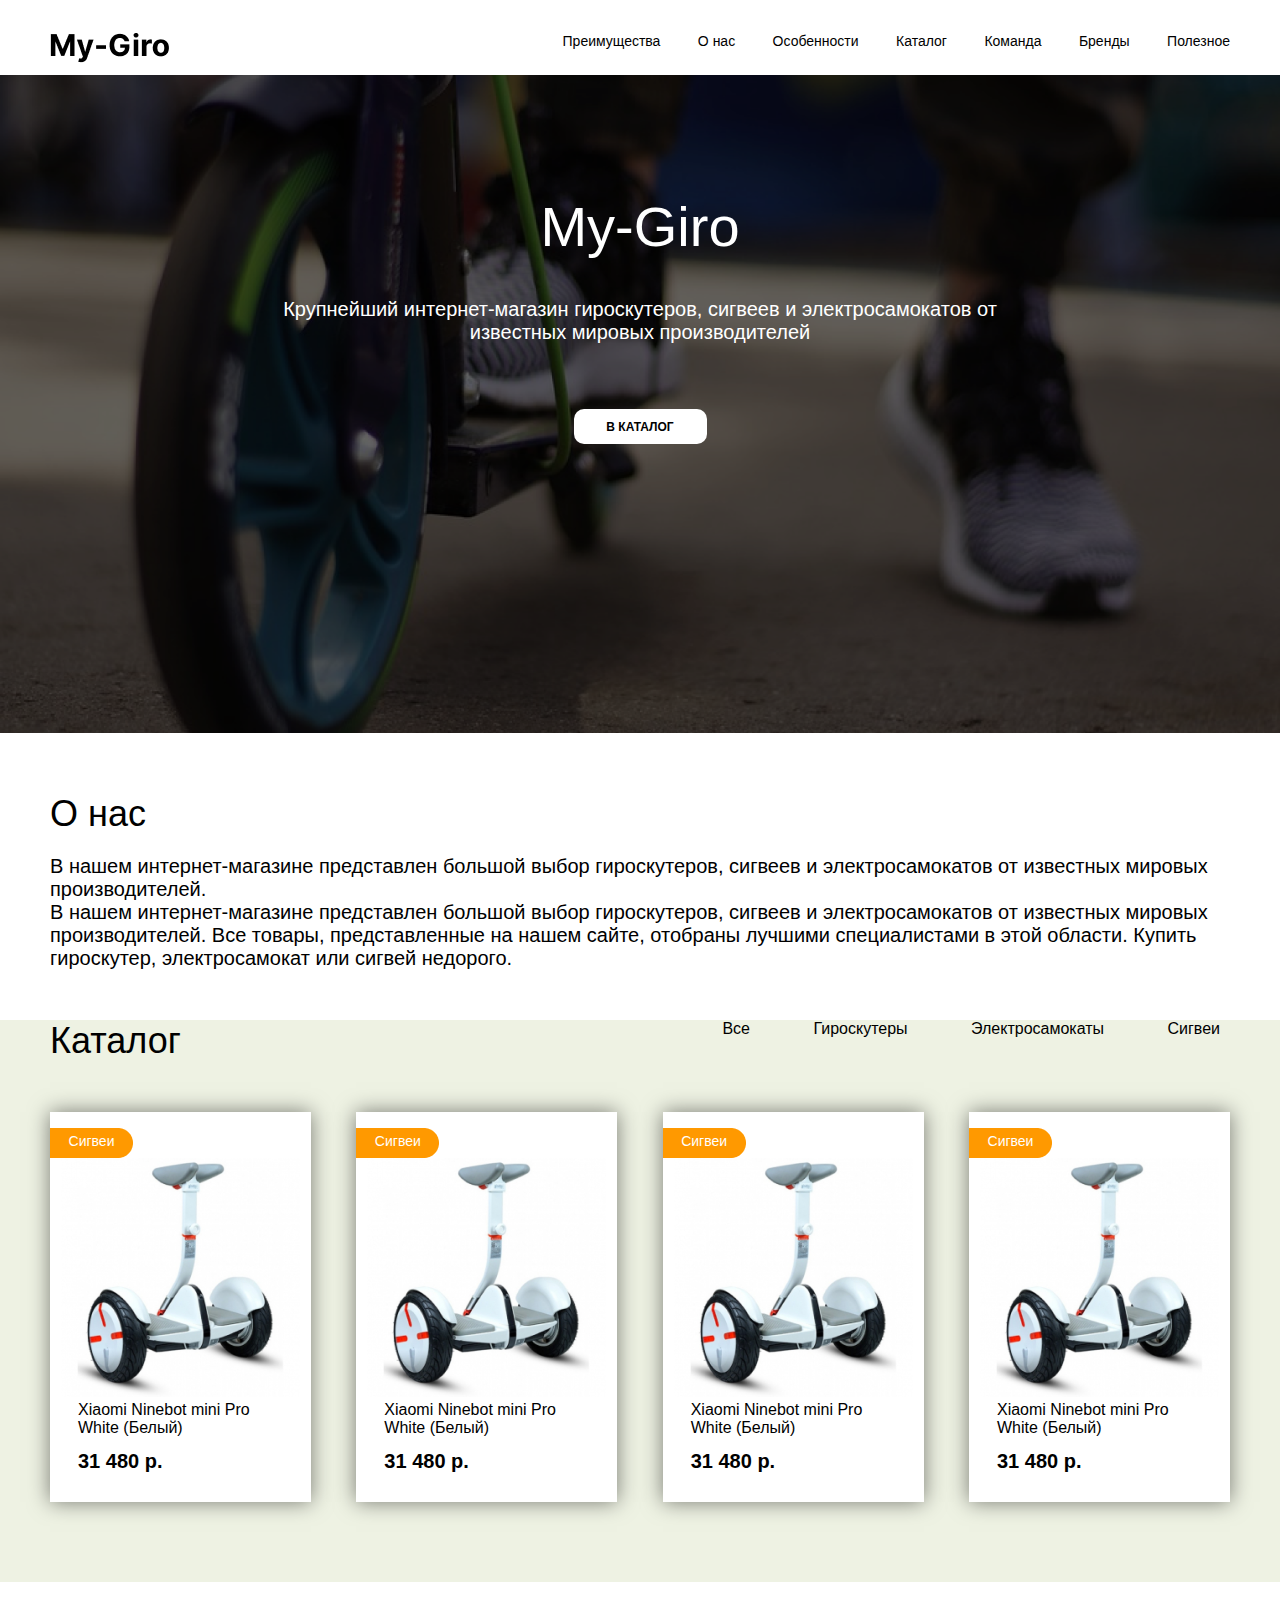
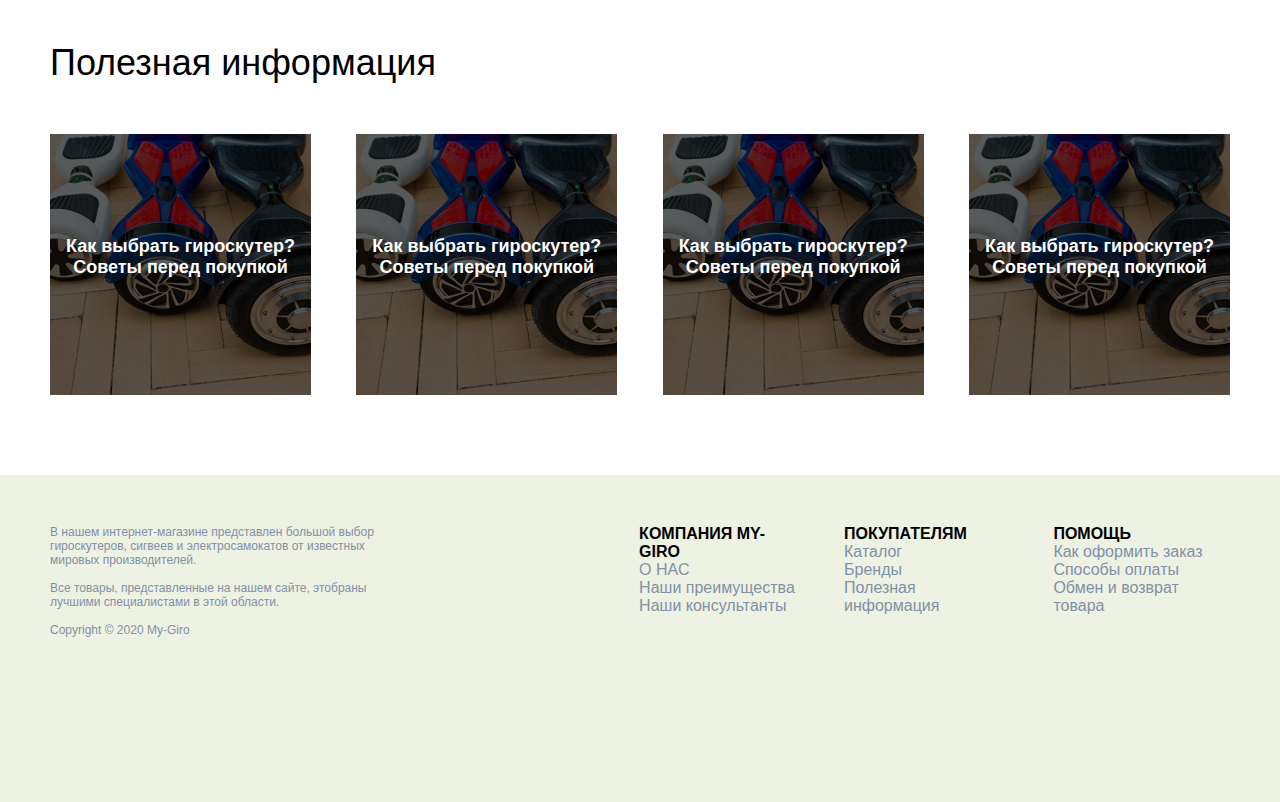
<file: адаптив/adaptive-main/adaptive 2/index.html>
<!DOCTYPE html>
<html lang="en">
<head>
    <meta charset="UTF-8">
    <meta name="viewport" content="width=device-width, initial-scale=1.0">
    <title>Document</title>
    <link rel="stylesheet" href="css.css">
</head>
<body>
    <header>
        <div class="w">
            <div class="logo"><img src="My-Giro.png" alt=""></div>
            <nav class="main-menu">
                <ul>
                    <li><a href="">Преимущества</a></li>
                    <li><a href="">О нас</a></li>
                    <li><a href="">Особенности</a></li>
                    <li><a href="">Каталог</a></li>
                    <li><a href="">Команда</a></li>
                    <li><a href="">Бренды</a></li>
                    <li><a href="">Полезное</a></li>
                </ul>
            </nav>
        </div>
    </header>
    <div class="banner">
        <img src="Group 18.png" alt="">
        <div class="ab">
        <div class="cntr">
            <p class="My-Giro">My-Giro</p>
            <p class="text_on_banner">Крупнейший интернет-магазин гироскутеров, сигвеев и электросамокатов
            от известных мировых производителей</p>

            <button>В КАТАЛОГ</button>
        </div>
        </div>
    </div>
    <section class="main">

        <div class="about_us">
            <h2>О нас</h2>
            <p>
                В нашем интернет-магазине представлен большой 
                выбор гироскутеров, сигвеев и электросамокатов
                от известных мировых производителей.
            </p>

            <p>
                В нашем интернет-магазине представлен большой
                выбор гироскутеров, сигвеев и электросамокатов
                от известных мировых производителей.
                Все товары, представленные на нашем сайте,
                отобраны лучшими специалистами в этой области.
                Купить гироскутер, электросамокат
                или сигвей недорого.
            </p>
        </div>
    </section>
<div class="background">
    <section class="main">
        <div class="catalog">
            <h2>Каталог</h2>
            <ul>
                <li><a href="">Все</a></li>
                <li><a href="">Гироскутеры</a></li>
                <li><a href="">Электросамокаты</a></li>
                <li><a href="">Сигвеи</a></li>
            </ul>
        </div>
    </section>
<section class="products">
        <div class="tovar">
            <div class="sigvei">
                <div class="pustoe_mesto"></div>
                <div class="vid"><p>Сигвеи</p></div>
                <img src="2 1.png" alt="">
                <p class="name">Xiaomi Ninebot mini Pro <br> White (Белый)</p>
                <p class="prise">31 480 р.</p>
            </div>
        </div>

        <div class="tovar">
            <div class="sigvei">
                <div class="pustoe_mesto"></div>
                <div class="vid"><p>Сигвеи</p></div>
                <img src="2 1.png" alt="">
                <p class="name">Xiaomi Ninebot mini Pro <br> White (Белый)</p>
                <p class="prise">31 480 р.</p>
            </div>
        </div>

        <div class="tovar">
            <div class="sigvei">
                <div class="pustoe_mesto"></div>
                <div class="vid"><p>Сигвеи</p></div>
                <img src="2 1.png" alt="">
                <p class="name">Xiaomi Ninebot mini Pro <br> White (Белый)</p>
                <p class="prise">31 480 р.</p>
            </div>
        </div>

        <div class="tovar">
            <div class="sigvei">
                <div class="pustoe_mesto"></div>
                <div class="vid"><p>Сигвеи</p></div>
                <img src="2 1.png" alt="">
                <p class="name">Xiaomi Ninebot mini Pro <br> White (Белый)</p>
                <p class="prise">31 480 р.</p>
            </div>
        </div>
</section>
</div>
    <section class="main">
        <div class="polez_inf">
            <h2>Полезная информация</h2>
            <section class="products">
                <div class="kv">
                    <img src="Group 19.png" alt="">
                    <p>Как выбрать гироскутер? Советы перед покупкой</p>
                </div>
                <div class="kv">
                    <img src="Group 19.png" alt="">
                    <p>Как выбрать гироскутер? Советы перед покупкой</p>
                </div>
                <div class="kv">
                    <img src="Group 19.png" alt="">
                    <p>Как выбрать гироскутер? Советы перед покупкой</p>
                </div>
                <div class="kv">
                    <img src="Group 19.png" alt="">
                    <p>Как выбрать гироскутер? Советы перед покупкой</p>
                </div>
            </section>
        </div>
    </section>
        

     <footer>
        <section class="main">
            <p>
                В нашем интернет-магазине представлен большой 
                выбор гироскутеров, сигвеев и электросамокатов 
                от известных мировых производителей. <br> <br> 
                Все товары, представленные на нашем сайте,
                этобраны лучшими специалистами в этой области. <br> <br>
                Copyright © 2020 My-Giro
            </p>
            <section class="bl">
                <div>
                    <h4>КОМПАНИЯ MY-GIRO</h4>
                    <nav>
                        <ul>
                            <li>О НАС</li>
                            <li>Наши преимущества</li>
                            <li>Наши консультанты</li>
                        </ul>
                    </nav>
                </div>
                <div>
                    <h4>ПОКУПАТЕЛЯМ</h4>
                    <nav>  
                        <ul>
                            <li>Каталог</li>
                            <li>Бренды</li>
                            <li>Полезная информация</li>
                        </ul>
                    </nav>
                </div>
                <div>
                    <h4>ПОМОЩЬ</h4>
                    <nav>
                        <ul> 
                            <li>Как оформить заказ</li>
                            <li>Способы оплаты</li>
                            <li>Обмен и возврат товара</li>
                        </ul>
                    </nav>
                </div>   
            </section>
                
        </section>
        
    </footer>

</body>
</html>
</file>
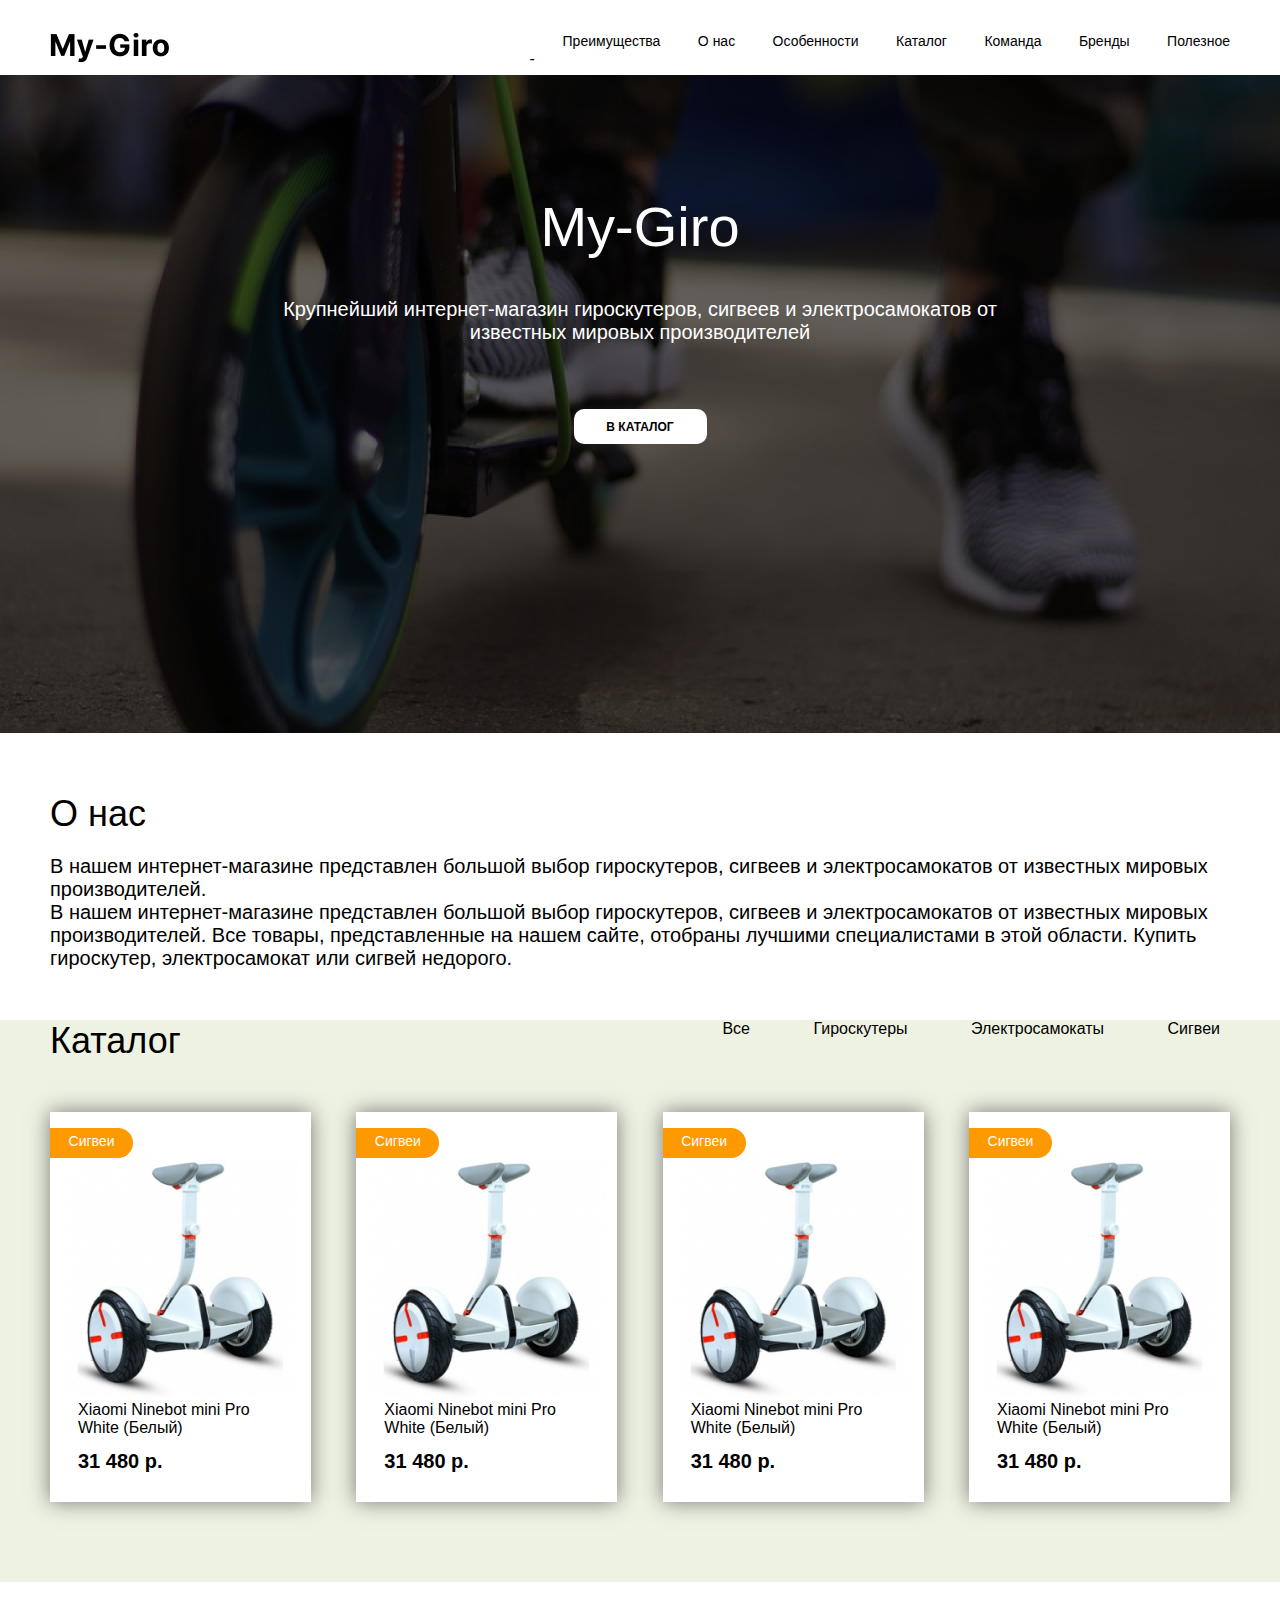
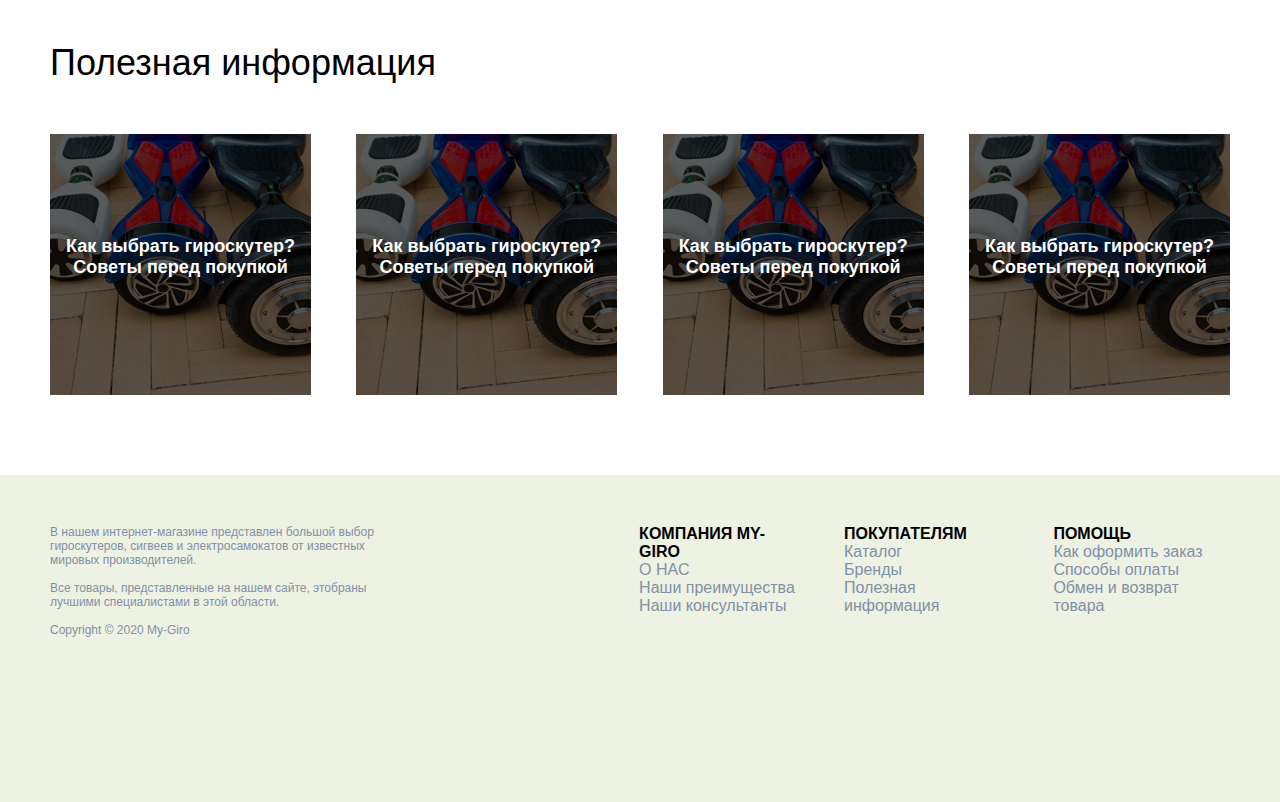
<file: адаптив/adaptive-main/adaptive/index.html>
<!DOCTYPE html>
<html lang="en">
<head>
    <meta charset="UTF-8">
    <meta name="viewport" content="width=device-width, initial-scale=1.0">
    <title>Document</title>
    <link rel="stylesheet" href="css.css">
</head>
<body>
    <header>
        <div class="w">
            <div class="logo"><img src="img/My-Giro.png" alt=""></div>
            <nav class="main-menu">
                <ul>
                    <li><a href="">Преимущества</a></li>
                    <li><a href="">О нас</a></li>
                    <li><a href="">Особенности</a></li>
                    <li><a href="">Каталог</a></li>
                    <li><a href="">Команда</a></li>
                    <li><a href="">Бренды</a></li>
                    <li><a href="">Полезное</a></li>
                </ul>-
            </nav>
        </div>
    </header>
    <div class="banner">
        <img src="img/Group 18.png" alt="">
        <div class="ab">
        <div class="cntr">
            <p class="My-Giro">My-Giro</p>
            <p class="text_on_banner">Крупнейший интернет-магазин гироскутеров, сигвеев и электросамокатов
            от известных мировых производителей</p>

            <button>В КАТАЛОГ</button>
        </div>
        </div>
    </div>
    <section class="main">

        <div class="about_us">
            <h2>О нас</h2>
            <p>
                В нашем интернет-магазине представлен большой 
                выбор гироскутеров, сигвеев и электросамокатов
                от известных мировых производителей.
            </p>

            <p>
                В нашем интернет-магазине представлен большой
                выбор гироскутеров, сигвеев и электросамокатов
                от известных мировых производителей.
                Все товары, представленные на нашем сайте,
                отобраны лучшими специалистами в этой области.
                Купить гироскутер, электросамокат
                или сигвей недорого.
            </p>
        </div>
    </section>
<div class="background">
    <section class="main">
        <div class="catalog">
            <h2>Каталог</h2>
            <ul>
                <li><a href="">Все</a></li>
                <li><a href="">Гироскутеры</a></li>
                <li><a href="">Электросамокаты</a></li>
                <li><a href="">Сигвеи</a></li>
            </ul>
        </div>
    </section>
<section class="products">
        <div class="tovar">
            <div class="sigvei">
                <div class="pustoe_mesto"></div>
                <div class="vid"><p>Сигвеи</p></div>
                <img src="img/2 1.png" alt="">
                <p class="name">Xiaomi Ninebot mini Pro <br> White (Белый)</p>
                <p class="prise">31 480 р.</p>
            </div>
        </div>

        <div class="tovar">
            <div class="sigvei">
                <div class="pustoe_mesto"></div>
                <div class="vid"><p>Сигвеи</p></div>
                <img src="img/2 1.png" alt="">
                <p class="name">Xiaomi Ninebot mini Pro <br> White (Белый)</p>
                <p class="prise">31 480 р.</p>
            </div>
        </div>

        <div class="tovar">
            <div class="sigvei">
                <div class="pustoe_mesto"></div>
                <div class="vid"><p>Сигвеи</p></div>
                <img src="img/2 1.png" alt="">
                <p class="name">Xiaomi Ninebot mini Pro <br> White (Белый)</p>
                <p class="prise">31 480 р.</p>
            </div>
        </div>

        <div class="tovar">
            <div class="sigvei">
                <div class="pustoe_mesto"></div>
                <div class="vid"><p>Сигвеи</p></div>
                <img src="img/2 1.png" alt="">
                <p class="name">Xiaomi Ninebot mini Pro <br> White (Белый)</p>
                <p class="prise">31 480 р.</p>
            </div>
        </div>
</section>
</div>
    <section class="main">
        <div class="polez_inf">
            <h2>Полезная информация</h2>
            <section class="products">
                <div class="kv">
                    <img src="img/Group 19.png" alt="">
                    <p>Как выбрать гироскутер? Советы перед покупкой</p>
                </div>
                <div class="kv">
                    <img src="img/Group 19.png" alt="">
                    <p>Как выбрать гироскутер? Советы перед покупкой</p>
                </div>
                <div class="kv">
                    <img src="img/Group 19.png" alt="">
                    <p>Как выбрать гироскутер? Советы перед покупкой</p>
                </div>
                <div class="kv">
                    <img src="img/Group 19.png" alt="">
                    <p>Как выбрать гироскутер? Советы перед покупкой</p>
                </div>
            </section>
        </div>
    </section>
        

     <footer>
        <section class="main">
            <p>
                В нашем интернет-магазине представлен большой 
                выбор гироскутеров, сигвеев и электросамокатов 
                от известных мировых производителей. <br> <br> 
                Все товары, представленные на нашем сайте,
                этобраны лучшими специалистами в этой области. <br> <br>
                Copyright © 2020 My-Giro
            </p>
            <section class="bl">
                <div>
                    <h4>КОМПАНИЯ MY-GIRO</h4>
                    <nav>
                        <ul>
                            <li>О НАС</li>
                            <li>Наши преимущества</li>
                            <li>Наши консультанты</li>
                        </ul>
                    </nav>
                </div>
                <div>
                    <h4>ПОКУПАТЕЛЯМ</h4>
                    <nav>  
                        <ul>
                            <li>Каталог</li>
                            <li>Бренды</li>
                            <li>Полезная информация</li>
                        </ul>
                    </nav>
                </div>
                <div>
                    <h4>ПОМОЩЬ</h4>
                    <nav>
                        <ul> 
                            <li>Как оформить заказ</li>
                            <li>Способы оплаты</li>
                            <li>Обмен и возврат товара</li>
                        </ul>
                    </nav>
                </div>   
            </section>
                
        </section>
        
    </footer>

</body>
</html>
</file>
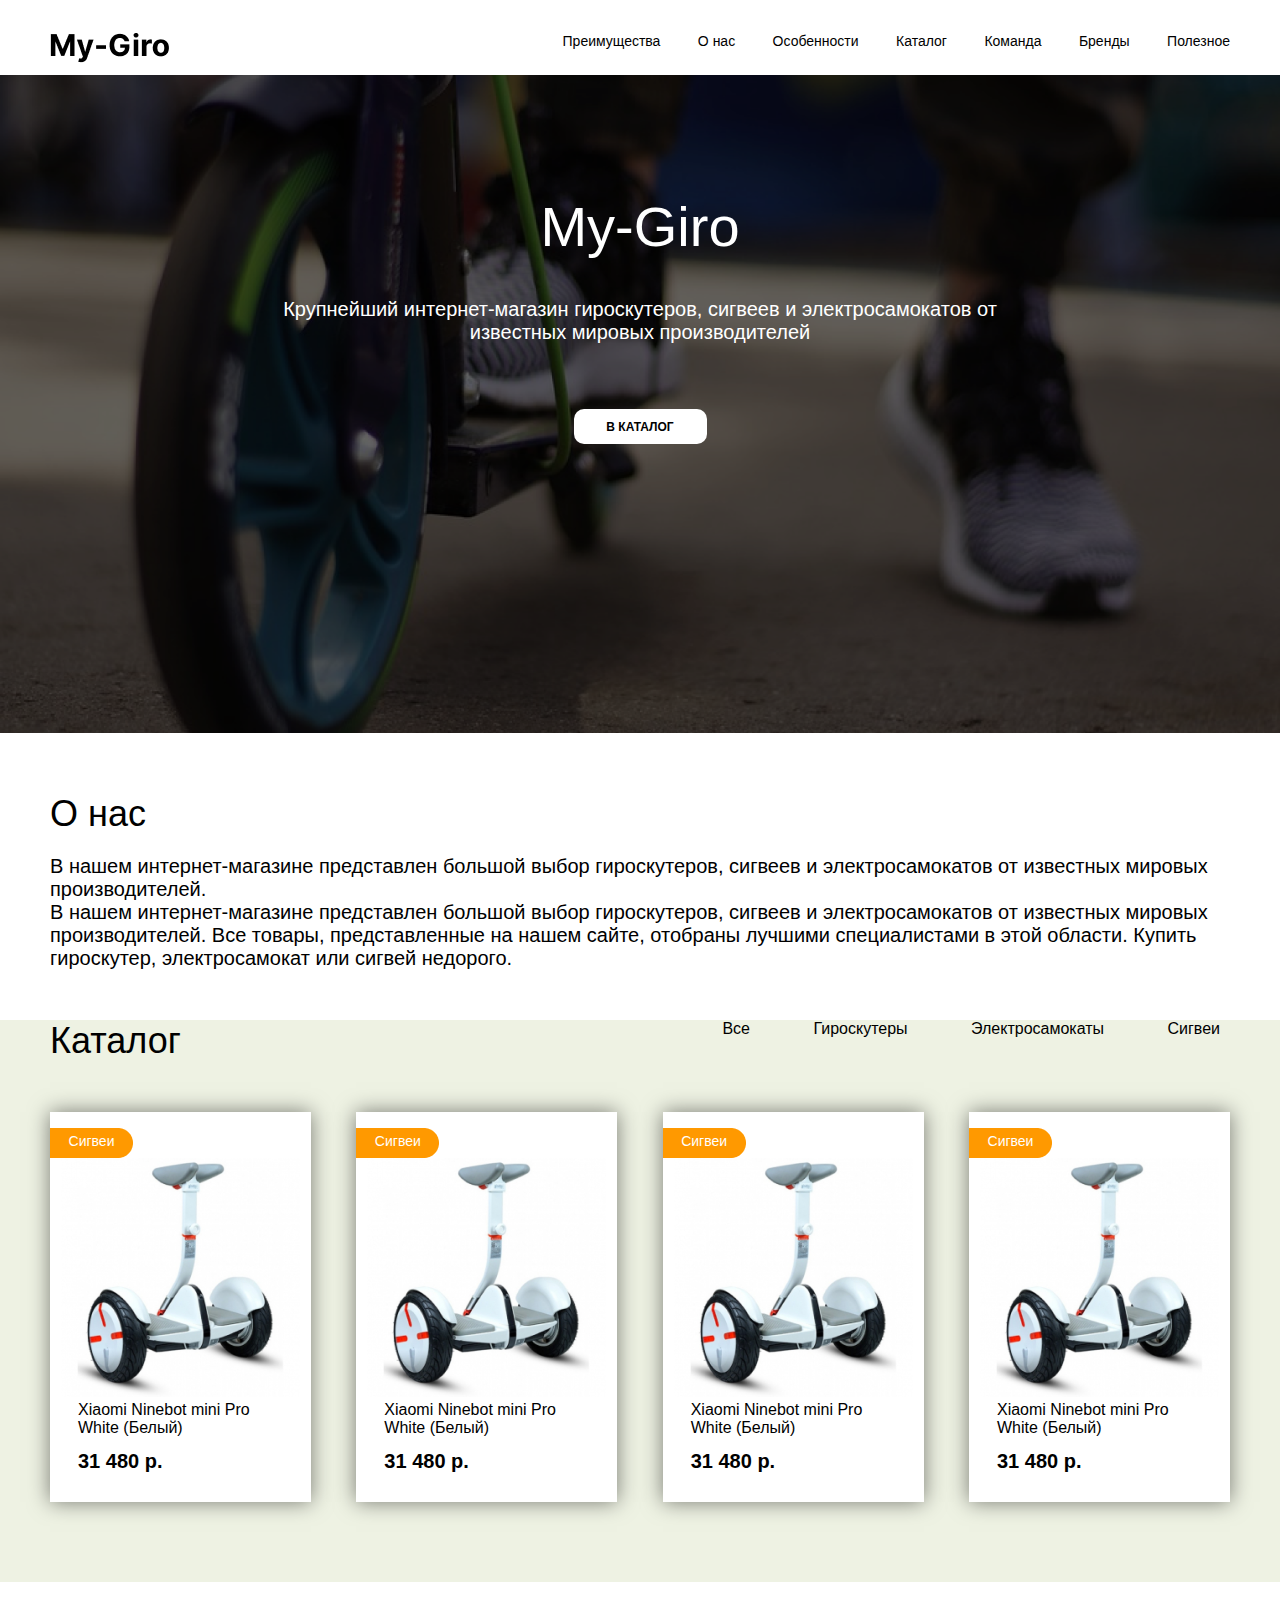
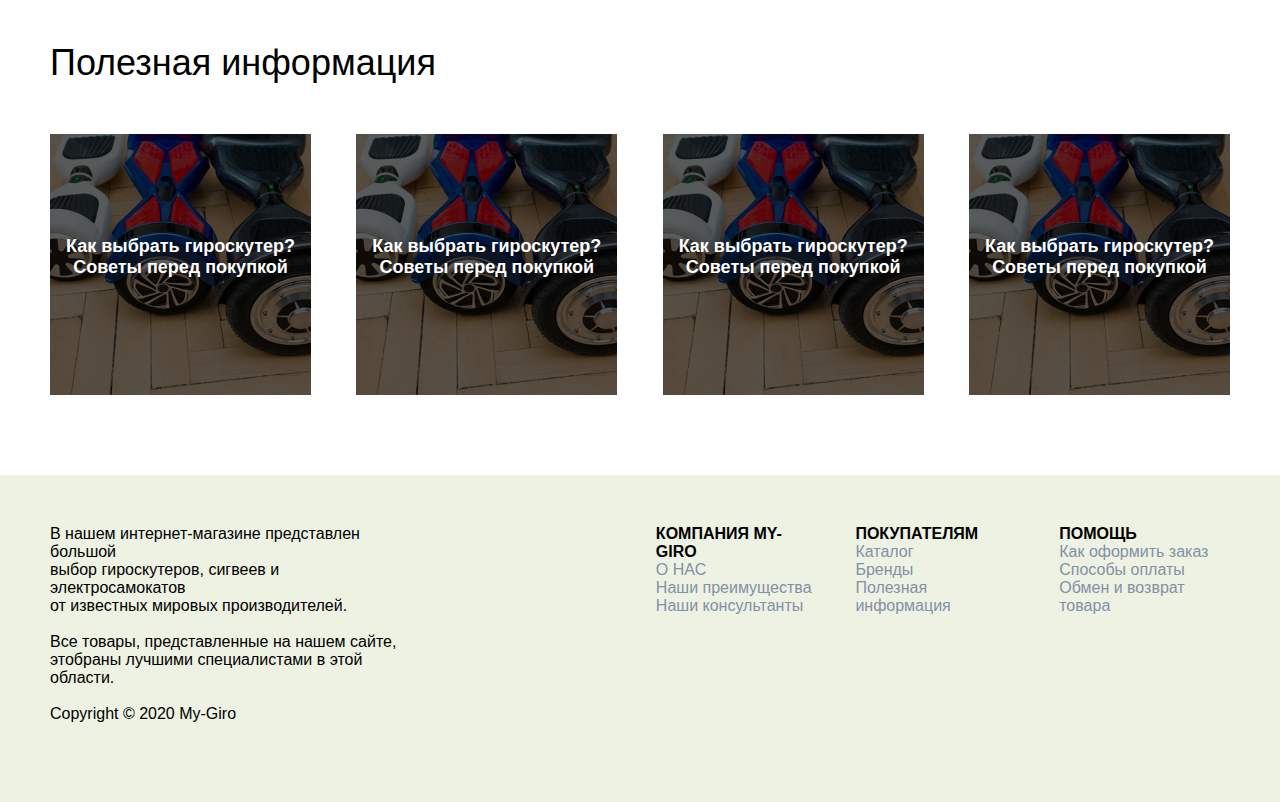
<file: адаптив/adaptive-main/Адаптивная верстка Колесов ПЕшкин/index.html>
<!DOCTYPE html>
<html lang="en">
<head>
    <meta charset="UTF-8">
    <meta name="viewport" content="width=device-width, initial-scale=1.0">
    <title>Document</title>
    <link rel="stylesheet" href="css.css">
</head>
<body>
    <header>
        <div class="w">
            <div class="logo"><img src="My-Giro.png" alt=""></div>
            <nav class="main-menu">
                <ul>
                    <li><a href="">Преимущества</a></li>
                    <li><a href="">О нас</a></li>
                    <li><a href="">Особенности</a></li>
                    <li><a href="">Каталог</a></li>
                    <li><a href="">Команда</a></li>
                    <li><a href="">Бренды</a></li>
                    <li><a href="">Полезное</a></li>
                </ul>
            </nav>
        </div>
    </header>
    <div class="banner">
        <img src="Group 18.png" alt="">
        <div class="ab">
        <div class="cntr">
            <p class="My-Giro">My-Giro</p>
            <p class="text_on_banner">Крупнейший интернет-магазин гироскутеров, сигвеев и электросамокатов
            от известных мировых производителей</p>

            <button>В КАТАЛОГ</button>
        </div>
        </div>
    </div>
    <section class="main">

        <div class="about_us">
            <h2>О нас</h2>
            <p>
                В нашем интернет-магазине представлен большой 
                выбор гироскутеров, сигвеев и электросамокатов
                от известных мировых производителей.
            </p>

            <p>
                В нашем интернет-магазине представлен большой
                выбор гироскутеров, сигвеев и электросамокатов
                от известных мировых производителей.
                Все товары, представленные на нашем сайте,
                отобраны лучшими специалистами в этой области.
                Купить гироскутер, электросамокат
                или сигвей недорого.
            </p>
        </div>
    </section>
<div class="background">
    <section class="wrapper">
        <div class="catalog">
            <h2>Каталог</h2>
            <ul>
                <li><a href="">Все</a></li>
                <li><a href="">Гироскутеры</a></li>
                <li><a href="">Электросамокаты</a></li>
                <li><a href="">Сигвеи</a></li>
            </ul>
        </div>
    </section>
<section class="products">
        <div class="tovar">
            <div class="sigvei">
                <div class="pustoe_mesto"></div>
                <div class="vid"><p>Сигвеи</p></div>
                <img src="2 1.png" alt="">
                <p class="name">Xiaomi Ninebot mini Pro <br> White (Белый)</p>
                <p class="prise">31 480 р.</p>
            </div>
        </div>

        <div class="tovar">
            <div class="sigvei">
                <div class="pustoe_mesto"></div>
                <div class="vid"><p>Сигвеи</p></div>
                <img src="2 1.png" alt="">
                <p class="name">Xiaomi Ninebot mini Pro <br> White (Белый)</p>
                <p class="prise">31 480 р.</p>
            </div>
        </div>

        <div class="tovar">
            <div class="sigvei">
                <div class="pustoe_mesto"></div>
                <div class="vid"><p>Сигвеи</p></div>
                <img src="2 1.png" alt="">
                <p class="name">Xiaomi Ninebot mini Pro <br> White (Белый)</p>
                <p class="prise">31 480 р.</p>
            </div>
        </div>

        <div class="tovar">
            <div class="sigvei">
                <div class="pustoe_mesto"></div>
                <div class="vid"><p>Сигвеи</p></div>
                <img src="2 1.png" alt="">
                <p class="name">Xiaomi Ninebot mini Pro <br> White (Белый)</p>
                <p class="prise">31 480 р.</p>
            </div>
        </div>
</section>
</div>
    <section class="main">
        <div class="polez_inf">
            <h2>Полезная информация</h2>
            <section class="products">
                <div class="kv">
                    <img src="Group 19.png" alt="">
                    <p>Как выбрать гироскутер? Советы перед покупкой</p>
                </div>
                <div class="kv">
                    <img src="Group 19.png" alt="">
                    <p>Как выбрать гироскутер? Советы перед покупкой</p>
                </div>
                <div class="kv">
                    <img src="Group 19.png" alt="">
                    <p>Как выбрать гироскутер? Советы перед покупкой</p>
                </div>
                <div class="kv">
                    <img src="Group 19.png" alt="">
                    <p>Как выбрать гироскутер? Советы перед покупкой</p>
                </div>
            </section>
        </div>
    </section>
        

     <footer>
        <section class="main">
            <p>
                В нашем интернет-магазине представлен большой <br>
                выбор гироскутеров, сигвеев и электросамокатов <br>
                от известных мировых производителей. <br> <br> 
                Все товары, представленные на нашем сайте,<br>
                этобраны лучшими специалистами в этой области. <br> <br>
                Copyright © 2020 My-Giro
            </p>
            <section class="bl">
                <div>
                    <h4>КОМПАНИЯ MY-GIRO</h4>
                    <nav>
                        <ul>
                            <li>О НАС</li>
                            <li>Наши преимущества</li>
                            <li>Наши консультанты</li>
                        </ul>
                    </nav>
                </div>
                <div>
                    <h4>ПОКУПАТЕЛЯМ</h4>
                    <nav>  
                        <ul>
                            <li>Каталог</li>
                            <li>Бренды</li>
                            <li>Полезная информация</li>
                        </ul>
                    </nav>
                </div>
                <div>
                    <h4>ПОМОЩЬ</h4>
                    <nav>
                        <ul> 
                            <li>Как оформить заказ</li>
                            <li>Способы оплаты</li>
                            <li>Обмен и возврат товара</li>
                        </ul>
                    </nav>
                </div>   
            </section>
                
        </section>
        
    </footer>

</body>
</html>
</file>
<file: адаптив/adaptive-main/adaptive 2/css.css>
*{
    box-sizing: border-box;
    margin: 0;
    padding: 0;
    font-family: 'Segoe UI', Tahoma, Geneva, Verdana, sans-serif;
    color: black;
}

.wrapper{
    margin: 0 auto;
    width: 1180px;
}

.w{
    margin: 0 auto;
    width: 1180px;
    display: flex;
    justify-content: space-between;
}



header{
    height: 75px;
    padding: 32px;
}

.main-menu li{ 
    display: inline-block;
    list-style-type: none;
    margin-left: 33px;
}

.main-menu li a{
    text-decoration: none;
    font-size: 14px;
    font-style: normal;
    font-weight: 400;
}

.banner{
    height: 658px;
}

.banner img{
    width: 100%;
    height: 658px;
}

.ab{
    position: absolute;
    top: 194px;
    text-align: center;
    width: 100%;
}

.ab p{
    color: #fff;
}

.cntr{
    width: 740px;
    margin: 0 auto;
}

.cntr button{
    margin-top: 65px;
    width: 133px;
    height: 35px;
    border-radius: 10px;
    background: #FFF;
    text-align: center;
    font-size: 12px;
    font-style: normal;
    font-weight: 700;
    color: black;
    border: none;
    cursor: pointer;
}

.cntr button:active{
    background: #F0F0F0;
}

.My-Giro{
    font-size: 56px;
    font-style: normal;
    font-weight: 300;
}

.text_on_banner{
    padding-top: 39px;
    font-size: 20px;
    font-style: normal;
    font-weight: 300;
}

.main{
    width: 1180px;
    margin: 0 auto;
}

.about_us{
    margin-top: 60px;
    margin-bottom: 50px;
}

h2{
    margin: 0;
    font-size: 36px;
    font-style: normal;
    font-weight: 300;
}

.about_us p{
    font-size: 20px;
    font-style: normal;
    font-weight: 300;
}

.about_us p:nth-child(1){
    margin: 0;
    margin-top: 50px;
}

.about_us p:nth-child(2){
    margin: 0;
    margin-top: 20px;
}

.background{
    background-color: #EEF2E3;
}

.catalog{
    display: flex;
    justify-content: space-between;
}

.catalog ul li{
    list-style-type: none;
    margin-left: 39px;
    display: inline;
}

.catalog ul li a{
    text-decoration: none;
    font-size: 16px;
    font-style: normal;
    font-weight: 300;
    padding: 10px;
}

 .catalog ul li a:hover{
    color: #FFF;
    transition-duration: 0.1s;
    transform: scale(1.5);
}

.catalog ul li:hover{
    transform: scale(1.5);
    background-color: #F90;
    transition-duration: 0.1s;
    border-radius: 15px;
}

.products{
    margin: 0 auto;
    width: 1180px;
    display: flex;
    justify-content: space-between;
    padding-bottom: 80px;
}

.tovar{
    width: 261px;
    height: 390px;
    box-shadow: 0px 0px 20px 0px rgba(0, 0, 0, 0.50);
    margin-top: 50px;
    background-color: #FFF;
}

.pustoe_mesto{
    height: 16px;
}

.vid{
    width: 83px;
    height: 30px;
    background-image: url('Rectangle 6.png');
}

.vid p{
    margin: 0;
    padding: 0;
    color: #FFF;
    text-align: center;
    font-size: 14px;
    font-style: normal;
    font-weight: 300;
    padding-top: 5px;
}

.sigvei img{
    position: relative;
    margin: 0px 11px;
}

.name{
    margin: 0;
    font-size: 16px;
    font-style: normal;
    font-weight: 300;
    padding-left: 28px;
}

.prise{
    margin: 0;
    padding-top: 13px;
    font-size: 20px;
    font-style: normal;
    font-weight: 700;
    padding-left: 28px;
}

.polez_inf{
    margin-top: 60px;
}

.polez_inf h2{
    margin-bottom: 50px;
}

.kv{
    background-color: black;
    width: 261px;
    height: 261px;
}

.kv img{
    opacity: 60%;
}

.kv p{
    position: relative;
    margin: 0;
    padding: 0;
    color: #fff;
    text-align: center;
    font-size: 18px;
    font-style: normal;
    font-weight: 700;
    margin-top: -163px;
}

footer{
    width: 100%;
    background-color: #EEF2E3;
    height: 327px;
    padding-top: 50px;
    display: flex;
    justify-content: space-between;
    color: #8191A6;
}

footer h4{
    color: black;
}

footer section{
    display: flex;
}

footer section p{
    color: #8191A6;
    font-size: 12px;
    width: 354px;
}

.bl{
    margin-left: 200px;
}

footer div{
    margin-left: 42px;
}

footer ul{
    text-decoration: none;
    margin: 0;
    padding: 0;
}

footer li{
    color: #8191A6;
    list-style-type: none;
    display: block;
}

@media (max-width: 1024px){
    .main-menu li a{
        font-size: 12px;
    }

    .banner{
        height: 468px;
    }
    
    .banner img{
        width: 100%;
        height: 468px;
    }

    .main{
        width: 885px;
    }

    .w{
        width: 885px;
    }

    .products{
        width: 885px;
        padding-bottom: 52px;
    }

    .tovar{
        width: 210px;
        height: 280.25px;
    }

    .pustoe_mesto{
        height: 10px;
    }
    
    .vid{
        width: 83px;
        height: 30px;
        background-image: url('Rectangle 6.png');
    }
    

    .sigvei img{
        position: relative;
        margin: 2px 11px;
        width: 192.299px;
        height: 163.684px;
    }
    
    .name{
        font-size: 12px;
        padding-left: 22px;
    }
    
    .prise{
        padding-top: 9px;
        font-size: 15px;
        font-style: normal;
        font-weight: 700;
        padding-left: 22px;
    }

    
    .kv{
        background-color: black;
        width: 200px;
        height: 200px;
    }
    
    .kv img{
        width: 100%;
        opacity: 60%;
    }
    
    .kv p{
        font-size: 13px;
        margin-top: -125px;
    }

     footer li{
        font-size: 12px;
     }

     footer h4{
        font-size: 14px;
     }
}

@media (max-width: 768px){
    .main-menu li{
        margin-left: 30px;
    }

    .main-menu li a{
        font-size: 12px;
    }

    .banner{
        height: 351px;
    }
    
    .banner img{
        width: 100%;
        height: 351px; 
    }

    .ab{
        top: 137px;
    }

    .cntr{
        width: 590px;
        margin: 0 auto;
    }

    .My-Giro{
        font-size: 48px;
    }
    
    .text_on_banner{
        padding-top: 30px;
        font-size: 16px;
    }


    .cntr button{
        margin-top: 30px;
        width: 106px;
        height: 27.895px;
        border-radius: 10px;
        font-size: 9px;
    }

    .main{
        width: 572px;
    }

    .w .logo{
        width: 97px;
        height: 30px;
    }

    .w{
        width: 768px;
        justify-content: flex-start
    }

    
    h2{
        font-size: 20px;
    }

    .products{
        width: 572px;
        padding-bottom: 52px;
    }

    .about_us p{
        font-size: 12px;
    }

    .catalog ul li{
        margin-left: 17px;
    }
    
    .catalog ul li a{
        font-size: 10px;
    }
 /*jgjghj*/
    .tovar{
        width: 120px;
        height: 195px;
    }

    .pustoe_mesto{
        height: 5px;
    }
    
    .vid{
        width: 41.83px;
        height: 15.119px;
        background-image: url('Rectangle 6.png');
    }
    

    .sigvei img{
        position: relative;
        margin: 2px 0;
        width: 120.451px;
        height: 120.451px;
    }
    
    .name{
        font-size: 8px;
        padding-left: 14.11px;
    }
    
    .prise{
        padding-top: 6.55px;
        font-size: 10px;
        font-style: normal;
        font-weight: 700;
        padding-left: 14.11px;
    }

    
    .kv{
        background-color: black;
        width: 128px;
        height: 128px;
    }
    
    .kv img{
        width: 100%;
        opacity: 60%;
    }
    
    .kv p{
        font-size: 9px;
        margin-top: -90px;
    }

     footer li{
        font-size: 6px;
     }

     footer h4{
        font-size: 7px;
     }
     footer section p{
        color: #8191A6;
        font-size: 6px;
        width: 354px;
    }
}
</file>
<file: адаптив/adaptive-main/adaptive/css.css>
*{
    box-sizing: border-box;
    margin: 0;
    padding: 0;
    font-family: 'Segoe UI', Tahoma, Geneva, Verdana, sans-serif;
    color: black;
}

.wrapper{
    margin: 0 auto;
    width: 1180px;
}

.w{
    margin: 0 auto;
    width: 1180px;
    display: flex;
    justify-content: space-between;
}



header{
    height: 75px;
    padding: 32px;
}

.main-menu li{ 
    display: inline-block;
    list-style-type: none;
    margin-left: 33px;
}

.main-menu li a{
    text-decoration: none;
    font-size: 14px;
    font-style: normal;
    font-weight: 400;
}

.banner{
    height: 658px;
}

.banner img{
    width: 100%;
    height: 658px;
}

.ab{
    position: absolute;
    top: 194px;
    text-align: center;
    width: 100%;
}

.ab p{
    color: #fff;
}

.cntr{
    width: 740px;
    margin: 0 auto;
}

.cntr button{
    margin-top: 65px;
    width: 133px;
    height: 35px;
    border-radius: 10px;
    background: #FFF;
    text-align: center;
    font-size: 12px;
    font-style: normal;
    font-weight: 700;
    color: black;
    border: none;
    cursor: pointer;
}

.cntr button:active{
    background: #F0F0F0;
}

.My-Giro{
    font-size: 56px;
    font-style: normal;
    font-weight: 300;
}

.text_on_banner{
    padding-top: 39px;
    font-size: 20px;
    font-style: normal;
    font-weight: 300;
}

.main{
    width: 1180px;
    margin: 0 auto;
}

.about_us{
    margin-top: 60px;
    margin-bottom: 50px;
}

h2{
    margin: 0;
    font-size: 36px;
    font-style: normal;
    font-weight: 300;
}

.about_us p{
    font-size: 20px;
    font-style: normal;
    font-weight: 300;
}

.about_us p:nth-child(1){
    margin: 0;
    margin-top: 50px;
}

.about_us p:nth-child(2){
    margin: 0;
    margin-top: 20px;
}

.background{
    background-color: #EEF2E3;
}

.catalog{
    display: flex;
    justify-content: space-between;
}

.catalog ul li{
    list-style-type: none;
    margin-left: 39px;
    display: inline;
}

.catalog ul li a{
    text-decoration: none;
    font-size: 16px;
    font-style: normal;
    font-weight: 300;
    padding: 10px;
}

 .catalog ul li a:hover{
    color: #FFF;
    transition-duration: 0.1s;
    transform: scale(1.5);
}

.catalog ul li:hover{
    transform: scale(1.5);
    background-color: #F90;
    transition-duration: 0.1s;
    border-radius: 15px;
}

.products{
    margin: 0 auto;
    width: 1180px;
    display: flex;
    justify-content: space-between;
    padding-bottom: 80px;
}

.tovar{
    width: 261px;
    height: 390px;
    box-shadow: 0px 0px 20px 0px rgba(0, 0, 0, 0.50);
    margin-top: 50px;
    background-color: #FFF;
}

.pustoe_mesto{
    height: 16px;
}

.vid{
    width: 83px;
    height: 30px;
    background-image: url('img/Rectangle 6.png');
}

.vid p{
    margin: 0;
    padding: 0;
    color: #FFF;
    text-align: center;
    font-size: 14px;
    font-style: normal;
    font-weight: 300;
    padding-top: 5px;
}

.sigvei img{
    position: relative;
    margin: 0px 11px;
}

.name{
    margin: 0;
    font-size: 16px;
    font-style: normal;
    font-weight: 300;
    padding-left: 28px;
}

.prise{
    margin: 0;
    padding-top: 13px;
    font-size: 20px;
    font-style: normal;
    font-weight: 700;
    padding-left: 28px;
}

.polez_inf{
    margin-top: 60px;
}

.polez_inf h2{
    margin-bottom: 50px;
}

.kv{
    background-color: black;
    width: 261px;
    height: 261px;
}

.kv img{
    opacity: 60%;
}

.kv p{
    position: relative;
    margin: 0;
    padding: 0;
    color: #fff;
    text-align: center;
    font-size: 18px;
    font-style: normal;
    font-weight: 700;
    margin-top: -163px;
}

footer{
    width: 100%;
    background-color: #EEF2E3;
    height: 327px;
    padding-top: 50px;
    display: flex;
    justify-content: space-between;
    color: #8191A6;
}

footer h4{
    color: black;
}

footer section{
    display: flex;
}

footer section p{
    color: #8191A6;
    font-size: 12px;
    width: 354px;
}

.bl{
    margin-left: 200px;
}

footer div{
    margin-left: 42px;
}

footer ul{
    text-decoration: none;
    margin: 0;
    padding: 0;
}

footer li{
    color: #8191A6;
    list-style-type: none;
    display: block;
}

@media (max-width: 1024px){
    .main-menu li a{
        font-size: 12px;
    }

    .banner{
        height: 468px;
    }
    
    .banner img{
        width: 100%;
        height: 468px;
    }

    .main{
        width: 885px;
    }

    .w{
        width: 885px;
    }

    .products{
        width: 885px;
        padding-bottom: 52px;
    }

    .tovar{
        width: 210px;
        height: 280.25px;
    }

    .pustoe_mesto{
        height: 10px;
    }
    
    .vid{
        width: 83px;
        height: 30px; 
        background-image: url('img/Rectangle 6.png');
    }
    

    .sigvei img{
        position: relative;
        margin: 2px 11px;
        width: 192.299px;
        height: 163.684px;
    }
    
    .name{
        font-size: 12px;
        padding-left: 22px;
    }
    
    .prise{
        padding-top: 9px;
        font-size: 15px;
        font-style: normal;
        font-weight: 700;
        padding-left: 22px;
    }

    
    .kv{
        background-color: black;
        width: 200px;
        height: 200px;
    }
    
    .kv img{
        width: 100%;
        opacity: 60%;
    }
    
    .kv p{
        font-size: 13px;
        margin-top: -125px;
    }

     footer li{
        font-size: 12px;
     }

     footer h4{
        font-size: 14px;
     }
}

@media (max-width: 768px){
    .main-menu li{
        margin-left: 30px;
    }

    .main-menu li a{
        font-size: 12px;
    }

    .banner{
        height: 351px;
    }
    
    .banner img{
        width: 100%;
        height: 351px; 
    }

    .ab{
        top: 137px;
    }

    .cntr{
        width: 590px;
        margin: 0 auto;
    }

    .My-Giro{
        font-size: 48px;
    }
    
    .text_on_banner{
        padding-top: 30px;
        font-size: 16px;
    }


    .cntr button{
        margin-top: 30px;
        width: 106px;
        height: 27.895px;
        border-radius: 10px;
        font-size: 9px;
    }

    .main{
        width: 572px;
    }

    .w .logo{
        width: 97px;
        height: 30px;
    }

    .w{
        width: 768px;
        justify-content: flex-start
    }

    
    h2{
        font-size: 20px;
    }

    .products{
        width: 572px;
        padding-bottom: 52px;
    }

    .about_us p{
        font-size: 12px;
    }

    .catalog ul li{
        margin-left: 17px;
    }
    
    .catalog ul li a{
        font-size: 10px;
    }
 /*jgjghj*/
    .tovar{
        width: 120px;
        height: 195px;
    }

    .pustoe_mesto{
        height: 5px;
    }
    
    .vid{
        width: 41.83px;
        height: 15.119px;
        background-image: url('Rectangle 6.png');
    }
    

    .sigvei img{
        position: relative;
        margin: 2px 0;
        width: 120.451px;
        height: 120.451px;
    }
    
    .name{
        font-size: 8px;
        padding-left: 14.11px;
    }
    
    .prise{
        padding-top: 6.55px;
        font-size: 10px;
        font-style: normal;
        font-weight: 700;
        padding-left: 14.11px;
    }

    
    .kv{
        background-color: black;
        width: 128px;
        height: 128px;
    }
    
    .kv img{
        width: 100%;
        opacity: 60%;
    }
    
    .kv p{
        font-size: 9px;
        margin-top: -90px;
    }

     footer li{
        font-size: 6px;
     }

     footer h4{
        font-size: 7px;
     }
     footer section p{
        color: #8191A6;
        font-size: 6px;
        width: 354px;
    }
}

@media (max-width: 480px){
    .logo img{
        width: 97px;
    }

    .main-menu{
        display: none;
    }

    .banner{
        height: 346px;
        overflow: hidden;
    }
    
    .banner img{
        width: 100%;
    }

    .ab{
        top: 183px;
    }

    .cntr{
        width: 315px;
        margin: 0 auto;
    }

    .My-Giro{
        font-size: 38px;
    }
    
    .text_on_banner{
        padding-top: 22px;
        font-size: 12px;
    }


    .cntr button{
        margin-top: 30px;
        width: 106px;
        height: 27.895px;
        border-radius: 10px;
        font-size: 9px;
    }

    .main{
        width: 421px;
    }

    .w{
        width: 460px;
        justify-content: flex-start
    }

    
    h2{
        font-size: 22px;
    }

    .about_us p{
        font-size: 12px;
    }

    .about_us p:nth-child(3){
        margin-top: 22px;
    }

    .catalog ul{
        margin-top: 5px;
    }

    .catalog ul li{
        margin-left: 19px;
    }
    
    .catalog ul li a{
        font-size: 10px;
    }   
 /*jgjghj*/
    .tovar{
        width: 190px;
        height: 280px;
        margin: 22px 15px;
    }

    .pustoe_mesto{
        height: 5px;
    }
    
    .products{
        flex-wrap: wrap;
        width: 450px;
    }

    .vid{
        width: 83px;
        height: 30px;
        background-image: url('img/Rectangle 6.png');
    }
    

    .sigvei img{
        position: relative;
        margin: 2px 0;
        width: 173.148px;
        height: 173.232px;
    }
    
    .name{
        font-size: 10px;
        padding-left: 20px;
    }
    
    .prise{
        padding-top: 10px;
        font-size: 12px;
        padding-left: 20px;
    }

    
    .kv{
        width: 185px;
        height: 185px;
        margin: 22px 15px;
    }

    .kv img{
        width: 100%;
        opacity: 60%;
    }
    
    .kv p{
        font-size: 11px;
        margin-top: -110px;
    }

    footer{
        flex-wrap: wrap;
        height: 500px;
    }

    footer section{
        flex-wrap: wrap;
    }

    .bl {
        margin-left: 0;
    }

     footer li{
        font-size: 14px;
     }

     footer h4{
        font-size: 14px;
     }
     footer section p{
        color: #8191A6;
        font-size: 12px;
        width: 354px;
    }
}





@media (max-width: 320px){
    .logo img{
        width: 97px;
    }

    .main-menu{
        display: none;
    }

    .banner{
        height: 306px;
        overflow: hidden;
    }
    
    .banner img{
        width: 100%;
    }

    .ab{
        top: 137px;
    }

    .cntr{
        width: 222px;
        margin: 0 auto;
    }

    .My-Giro{
        font-size: 36px;
    }
    
    .text_on_banner{
        padding-top: 22px;
        font-size: 10px;
    }


    .cntr button{
        margin-top: 30px;
        width: 106px;
        height: 27.895px;
        border-radius: 10px;
        font-size: 9px;
    }

    .main{
        width: 290px;
    }

    .w{
        width: 768px;
        justify-content: flex-start
    }

    
    h2{
        font-size: 20px;
    }

    .about_us p{
        font-size: 10px;
    }

    .about_us p:nth-child(3){
        margin-top: 12px;
    }

    .catalog ul{
        display: none;
    }
 /*jgjghj*/
    .tovar{
        width: 184px;
        height: 280px;
        margin: 44px 68px;
    }
    .tovar:nth-child(1){
        margin: 27px 68px;
    }
    .pustoe_mesto{
        height: 5px;
    }
    
    .products{
        flex-wrap: wrap;
    }

    .vid{
        width: 83px;
        height: 30px;
        background-image: url('img/Rectangle 6.png');
    }
    

    .sigvei img{
        position: relative;
        margin: 2px 0;
        width: 173.148px;
        height: 173.232px;
    }
    
    .name{
        font-size: 10px;
        padding-left: 20px;
    }
    
    .prise{
        padding-top: 10px;
        font-size: 12px;
        padding-left: 20px;
    }

    
    .kv{
        width: 180px;
        height: 180px;
        margin: 34px 60px;
    }
    
    .kv:nth-child(1){
        margin: 0 60px;
    }

    .kv img{
        width: 100%;
        opacity: 60%;
    }
    
    .kv p{
        font-size: 11px;
        margin-top: -110px;
    }

    footer{
        flex-wrap: wrap;
        height: 500px;
    }

    footer section{
        flex-wrap: wrap;
    }

    .bl {
        margin-left: 0;
    }

     footer li{
        font-size: 14px;
     }

     footer h4{
        font-size: 14px;
     }
     footer section p{
        color: #8191A6;
        font-size: 12px;
        width: 354px;
    }
}
</file>
<file: адаптив/adaptive-main/Адаптивная верстка Колесов ПЕшкин/css.css>
*{
    box-sizing: border-box;
    margin: 0;
    padding: 0;
    font-family: 'Segoe UI', Tahoma, Geneva, Verdana, sans-serif;
    color: black;
}

.wrapper{
    margin: 0 auto;
    width: 1180px;
}

.w{
    margin: 0 auto;
    width: 1180px;
    display: flex;
    justify-content: space-between;
}



header{
    height: 75px;
    padding: 32px;
}

.main-menu li{
    display: inline-block;
    list-style-type: none;
    margin-left: 33px;
}

.main-menu li a{
    text-decoration: none;
    font-size: 14px;
    font-style: normal;
    font-weight: 400;
}

.banner{
    height: 658px;
}

.banner img{
    width: 100%;
    height: 658px;
}

.ab{
    position: absolute;
    top: 194px;
    text-align: center;
    width: 100%;
}

.ab p{
    color: #fff;
}

.cntr{
    width: 740px;
    margin: 0 auto;
}

.cntr button{
    margin-top: 65px;
    width: 133px;
    height: 35px;
    border-radius: 10px;
    background: #FFF;
    text-align: center;
    font-size: 12px;
    font-style: normal;
    font-weight: 700;
    color: black;
    border: none;
    cursor: pointer;
}
.cntr button:active{
    background: #F0F0F0;
}

.My-Giro{
    font-size: 56px;
    font-style: normal;
    font-weight: 300;
}

.text_on_banner{
    padding-top: 39px;
    font-size: 20px;
    font-style: normal;
    font-weight: 300;
}

.main{
    width: 1180px;
    margin: 0 auto;
}

.about_us{
    margin-top: 60px;
    margin-bottom: 50px;
}

h2{
    margin: 0;
    font-size: 36px;
    font-style: normal;
    font-weight: 300;
}

.about_us p{
    font-size: 20px;
    font-style: normal;
    font-weight: 300;
}

.about_us p:nth-child(1){
    margin: 0;
    margin-top: 50px;
}

.about_us p:nth-child(2){
    margin: 0;
    margin-top: 20px;
}

.background{
    background-color: #EEF2E3;
}

.catalog{
    display: flex;
    justify-content: space-between;
}

.catalog ul li{
    list-style-type: none;
    margin-left: 39px;
    display: inline;
}

.catalog ul li a{
    text-decoration: none;
    font-size: 16px;
    font-style: normal;
    font-weight: 300;
    padding: 10px;
}

 .catalog ul li a:hover{
    color: #FFF;
    transition-duration: 0.1s;
    transform: scale(1.5);
}

.catalog ul li:hover{
    transform: scale(1.5);
    background-color: #F90;
    transition-duration: 0.1s;
    border-radius: 15px;
}

.products{
    margin: 0 auto;
    width: 1180px;
    display: flex;
    justify-content: space-between;
    padding-bottom: 80px;
}

.tovar{
    width: 261px;
    height: 390px;
    box-shadow: 0px 0px 20px 0px rgba(0, 0, 0, 0.50);
    margin-top: 50px;
    background-color: #FFF;
}

.pustoe_mesto{
    height: 16px;
}

.vid{
    width: 83px;
    height: 30px;
    background-image: url('Rectangle 6.png');
}

.vid p{
    margin: 0;
    padding: 0;
    color: #FFF;
    text-align: center;
    font-size: 14px;
    font-style: normal;
    font-weight: 300;
    padding-top: 5px;
}

.sigvei img{
    position: relative;
    margin: 0px 11px;
}

.name{
    margin: 0;
    font-size: 16px;
    font-style: normal;
    font-weight: 300;
    padding-left: 28px;
}

.prise{
    margin: 0;
    padding-top: 13px;
    font-size: 20px;
    font-style: normal;
    font-weight: 700;
    padding-left: 28px;
}

.polez_inf{
    margin-top: 60px;
}

.polez_inf h2{
    margin-bottom: 50px;
}

.kv{
    background-color: black;
    width: 261px;
    height: 261px;
}

.kv img{
    opacity: 60%;
}

.kv p{
    position: relative;
    margin: 0;
    padding: 0;
    color: #fff;
    text-align: center;
    font-size: 18px;
    font-style: normal;
    font-weight: 700;
    margin-top: -163px;
}

footer{
    width: 100%;
    background-color: #EEF2E3;
    height: 327px;
    padding-top: 50px;
    display: flex;
    justify-content: space-between;
    color: #8191A6;
}

footer h4{
    color: black;
}

footer section{
    display: flex;
}

.bl{
    margin-left: 200px;
}

footer div{
    margin-left: 42px;
}

footer ul{
    text-decoration: none;
    margin: 0;
    padding: 0;
}

footer li{
    color: #8191A6;
    list-style-type: none;
    display: block;
}
</file>
